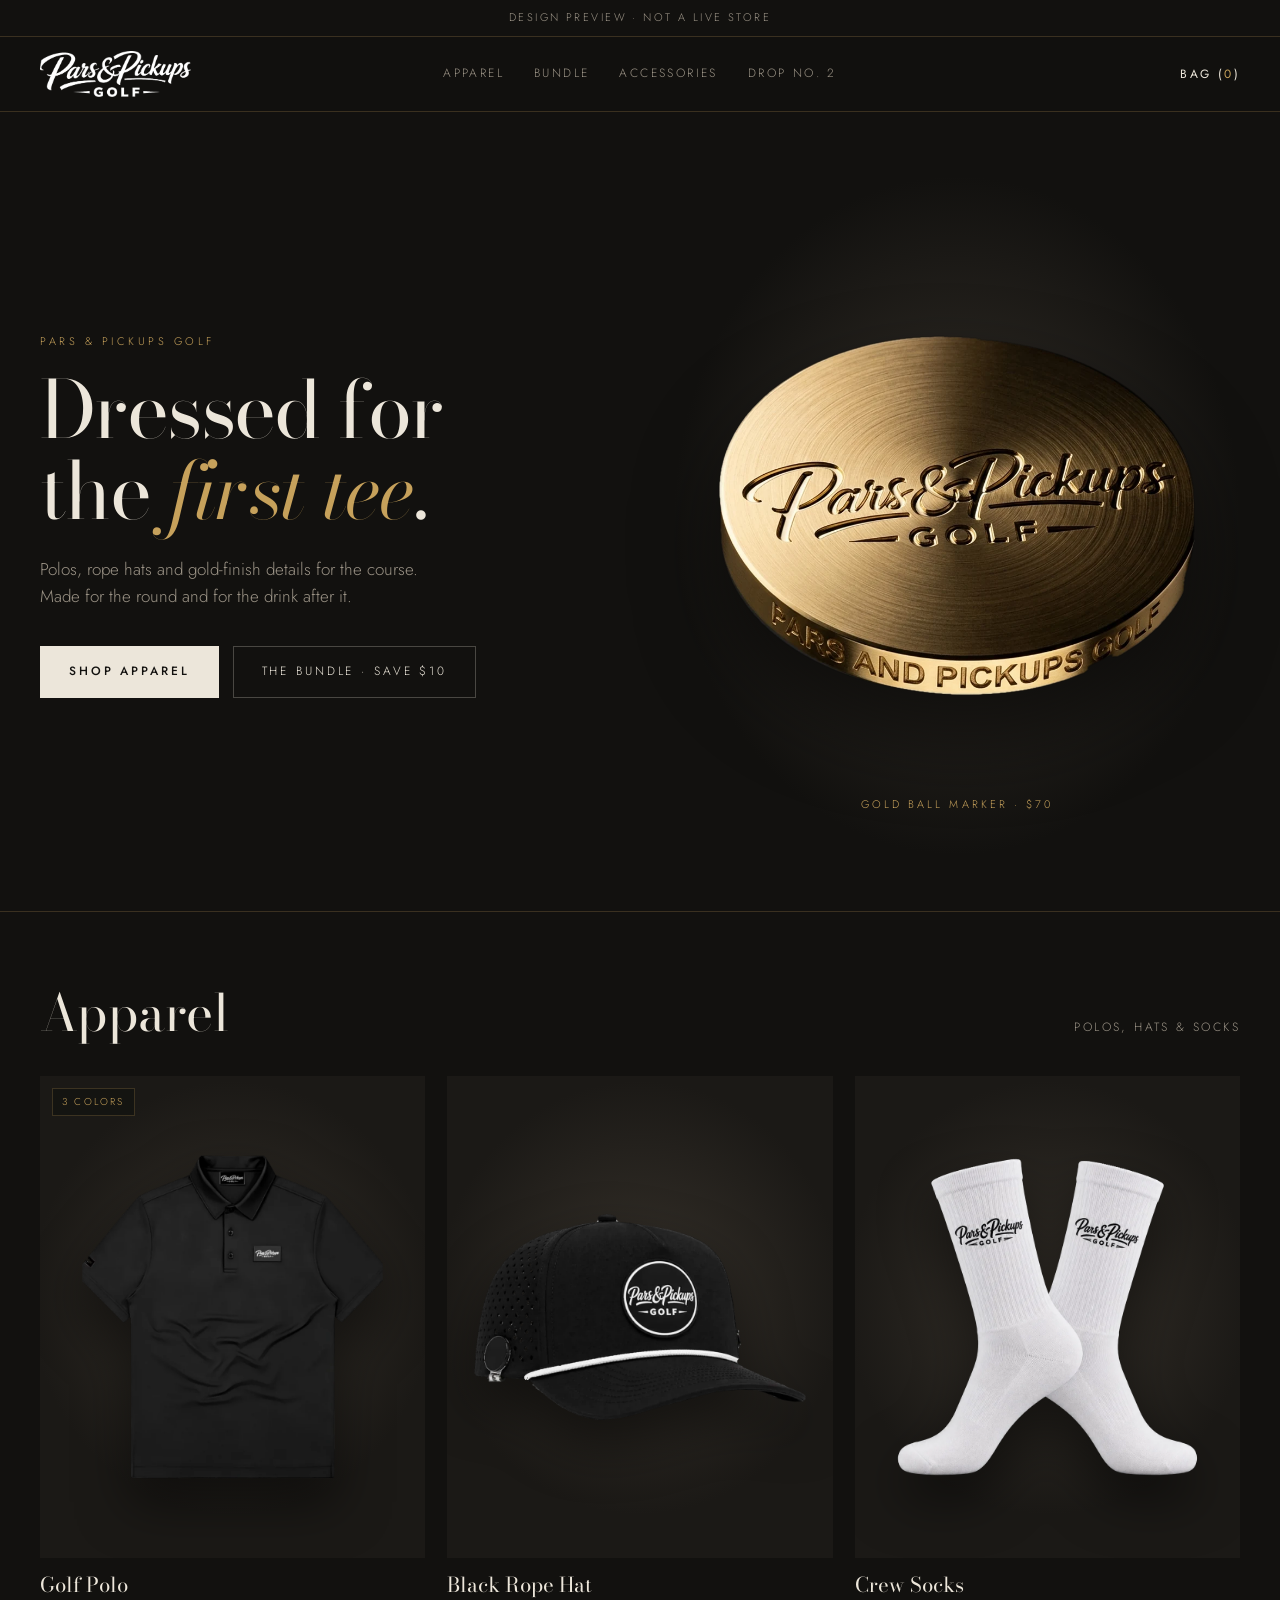
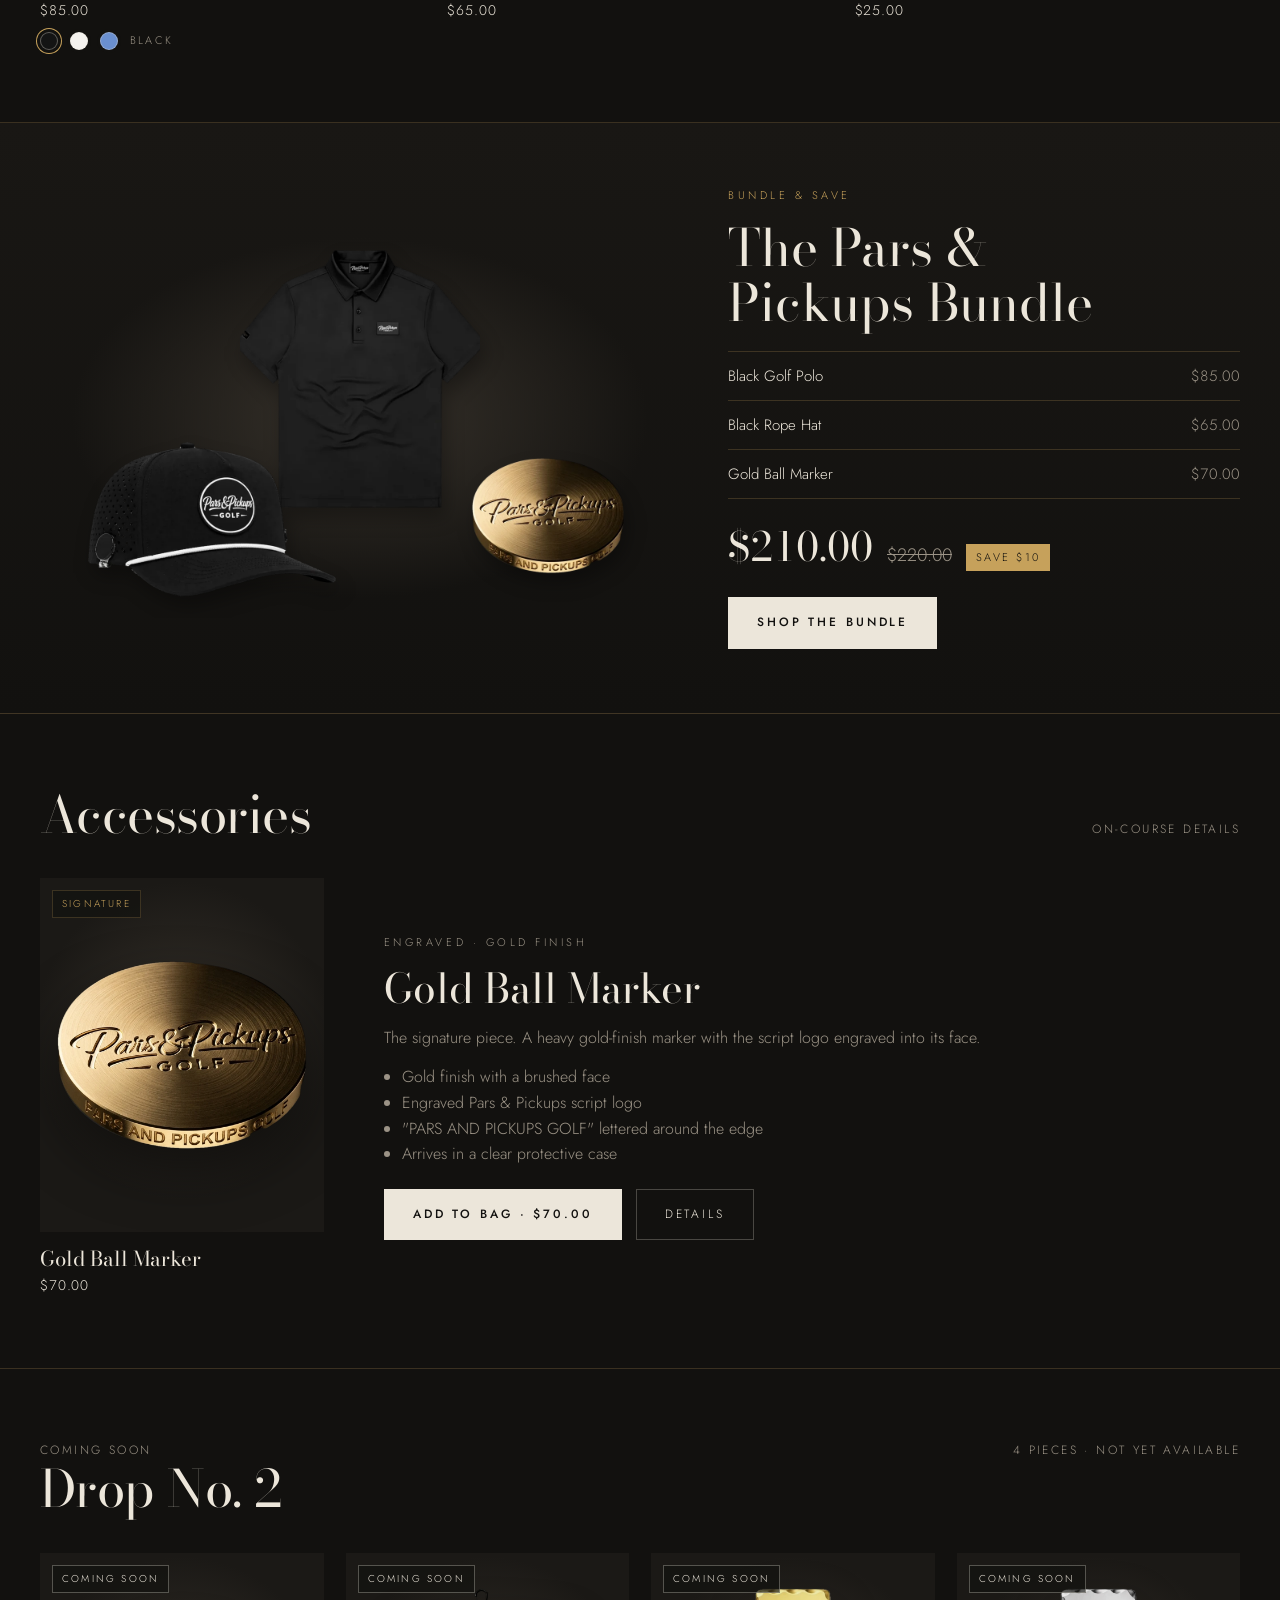
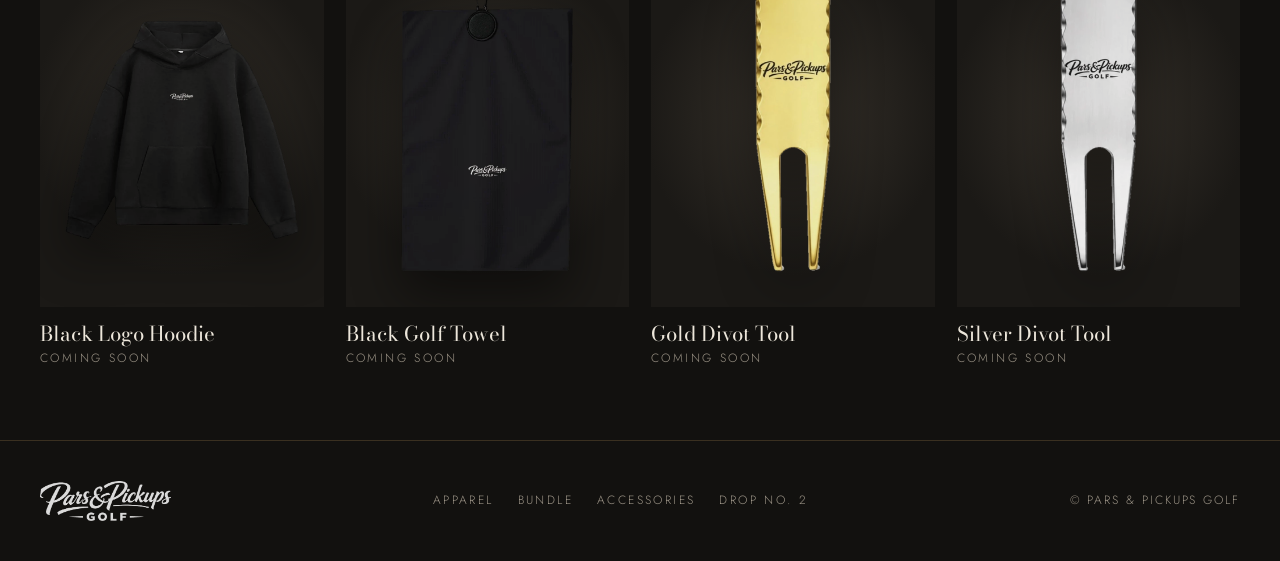
<file: projects/pars-and-pickups-preview/share/index.html>
<!doctype html>
<html lang="en">
<head>
<meta charset="utf-8">
<title>Pars &amp; Pickups Golf</title>
<link rel="icon" href="favicon.ico" sizes="any">
<link rel="icon" type="image/png" sizes="32x32" href="favicon-32.png">
<link rel="icon" type="image/png" sizes="192x192" href="favicon-192.png">
<link rel="apple-touch-icon" href="apple-touch-icon.png">
<meta name="theme-color" content="#12110f">
<meta name="description" content="Polos, rope hats and gold-finish golf accessories from Pars &amp; Pickups Golf.">
<meta property="og:title" content="Pars &amp; Pickups Golf">
<meta property="og:description" content="Polos, rope hats and gold-finish golf accessories.">
<meta property="og:image" content="og-image.png">
<meta property="og:type" content="website">
<meta name="twitter:card" content="summary_large_image">
<meta name="viewport" content="width=device-width, initial-scale=1, viewport-fit=cover">
<style>:root{padding-top:env(safe-area-inset-top,0px);padding-bottom:env(safe-area-inset-bottom,0px)}body{margin:0}img{max-width:100%}[hidden]{display:none!important}</style>
</head>
<body>
<title>Pars &amp; Pickups Golf</title>
<meta name="claude:viewport-fit-sides" content="cover">
<link rel="preconnect" href="https://fonts.googleapis.com">
<link rel="preconnect" href="https://fonts.gstatic.com" crossorigin>
<link rel="stylesheet" href="https://fonts.googleapis.com/css2?family=Bodoni+Moda:ital,opsz,wght@0,6..96,400;0,6..96,500;1,6..96,400&family=Jost:wght@300;400;500&display=swap">
<style>
/* Layout: clubhouse-dark storefront. Gold accent pulled from the ball marker; every product sits on an identical 4:5 spotlit tile. */
:root {
  --ink: #12110f;
  --raise: #191714;
  --tile: #1b1916;
  --spot: #37322b;
  --ivory: #ece6da;
  --muted: #9b9386;
  --gold: #c6a15b;
  --line: rgba(198, 161, 91, 0.22);
  --display: "Bodoni Moda", "Didot", "Bodoni 72", Georgia, serif;
  --body: "Jost", "Futura", "Avenir Next", system-ui, sans-serif;
  color-scheme: dark;
}
* { box-sizing: border-box; }
html { scroll-behavior: smooth; }
@media (prefers-reduced-motion: reduce) { html { scroll-behavior: auto; } }
body { background: var(--ink); color: var(--ivory); font-family: var(--body); font-weight: 300; font-size: 16px; line-height: 1.6; }
body.locked { overflow: hidden; }
body::before { content: ""; position: fixed; inset: 0 0 auto; height: env(safe-area-inset-top, 0px); z-index: 10; background: var(--ink); }
.wrap { max-width: 1320px; margin: 0 auto; padding-left: max(16px, env(safe-area-inset-left, 0px)); padding-right: max(16px, env(safe-area-inset-right, 0px)); }
@media (min-width: 720px) { .wrap { padding-left: max(40px, env(safe-area-inset-left, 0px)); padding-right: max(40px, env(safe-area-inset-right, 0px)); } }
a { color: inherit; text-decoration: none; }
button { font-family: inherit; color: inherit; }
:focus-visible { outline: 1px solid var(--gold); outline-offset: 4px; }
.eyebrow { font-size: 11px; letter-spacing: .32em; text-transform: uppercase; color: var(--gold); margin: 0; }

/* Preview + header */
.preview-bar { border-bottom: 1px solid var(--line); font-size: 11px; letter-spacing: .22em; text-transform: uppercase; color: var(--muted); text-align: center; }
.preview-bar .wrap { padding-block: 9px; }
header { position: sticky; top: env(safe-area-inset-top, 0px); z-index: 6; background: color-mix(in srgb, var(--ink) 90%, transparent); backdrop-filter: blur(10px); border-bottom: 1px solid var(--line); }
header .wrap { display: grid; grid-template-columns: 1fr auto 1fr; align-items: center; gap: 16px; padding-block: 14px; }
.logo img { height: 46px; width: auto; display: block; }
nav { display: flex; gap: 30px; font-size: 12px; letter-spacing: .2em; text-transform: uppercase; }
nav a { color: var(--muted); transition: color .2s; }
nav a:hover { color: var(--ivory); }
.bag-btn { justify-self: end; font-size: 12px; letter-spacing: .2em; text-transform: uppercase; background: none; border: 0; cursor: pointer; padding: 8px 0; }
.bag-btn em { font-style: normal; color: var(--gold); }
@media (max-width: 760px) { header .wrap { grid-template-columns: 1fr auto; } nav { display: none; } .logo img { height: 38px; } }

/* Hero */
.hero .wrap { display: grid; grid-template-columns: 1.05fr 1fr; align-items: center; gap: 40px; padding-block: 64px 56px; }
.hero h1 { font-family: var(--display); font-weight: 400; font-size: clamp(44px, 6.2vw, 92px); line-height: 1.02; letter-spacing: -.02em; margin: 20px 0 24px; text-wrap: balance; }
.hero h1 i { color: var(--gold); }
.hero p.lede { color: var(--muted); max-width: 42ch; margin: 0 0 36px; font-size: 17px; }
.ctas { display: flex; gap: 14px; flex-wrap: wrap; }
.btn { display: inline-flex; justify-content: center; align-items: center; gap: 12px; border: 1px solid var(--gold); background: none; color: var(--ivory); padding: 15px 28px; font-size: 12px; letter-spacing: .24em; text-transform: uppercase; cursor: pointer; transition: background .25s, color .25s, border-color .25s; }
.btn:hover { background: var(--gold); color: var(--ink); }
.btn.solid { background: var(--ivory); border-color: var(--ivory); color: var(--ink); font-weight: 500; }
.btn.solid:hover { background: var(--gold); border-color: var(--gold); }
.btn.ghost { border-color: rgba(236,230,218,.25); }
.btn[disabled] { cursor: not-allowed; opacity: .55; background: none; color: var(--muted); border-color: rgba(236,230,218,.2); }
.hero-art { position: relative; aspect-ratio: 1; max-width: 100%; margin: 0; background: radial-gradient(closest-side, var(--spot), transparent); display: grid; place-items: center; }
.hero-art img { width: 96%; filter: drop-shadow(0 40px 40px rgba(0,0,0,.55)); animation: float 7s ease-in-out infinite; }
.hero-art figcaption { position: absolute; bottom: 6%; left: 0; right: 0; text-align: center; font-size: 11px; letter-spacing: .28em; text-transform: uppercase; color: var(--muted); }
.hero-art figcaption a { color: var(--gold); }
@keyframes float { 50% { transform: translateY(-12px) rotate(-1deg); } }
@media (prefers-reduced-motion: reduce) { .hero-art img { animation: none; } }
@media (max-width: 760px) { .hero .wrap { grid-template-columns: 1fr; padding-block: 28px 24px; gap: 0; } .hero-art { order: -1; max-width: 400px; margin: 0 auto; width: 100%; } }

/* Sections + grid */
.section .wrap { padding-block: 72px; }
.rule { border-top: 1px solid var(--line); }
.sec-head { display: flex; justify-content: space-between; align-items: baseline; gap: 16px; flex-wrap: wrap; margin-bottom: 36px; }
.sec-head h2 { font-family: var(--display); font-weight: 400; font-size: clamp(34px, 4vw, 54px); margin: 0; letter-spacing: -.01em; line-height: 1.1; }
.sec-head p { margin: 0; color: var(--muted); font-size: 12px; letter-spacing: .2em; text-transform: uppercase; }
.grid { display: grid; grid-template-columns: repeat(4, minmax(0, 1fr)); gap: 40px 22px; }
@media (max-width: 1000px) { .grid { grid-template-columns: repeat(2, minmax(0, 1fr)); gap: 32px 14px; } }

.card { display: flex; flex-direction: column; gap: 14px; min-width: 0; }
.tile { position: relative; display: block; aspect-ratio: 4 / 5; max-width: 100%; background: radial-gradient(ellipse 70% 60% at 50% 46%, var(--spot), var(--tile) 75%); overflow: hidden; }
.tile img { position: absolute; inset: 0; width: 100%; height: 100%; object-fit: contain; filter: drop-shadow(0 24px 26px rgba(0,0,0,.5)); transition: transform .6s cubic-bezier(.2,.7,.2,1); }
.card:hover .tile img { transform: scale(1.04); }
.tag { position: absolute; top: 12px; left: 12px; z-index: 1; font-size: 10px; letter-spacing: .22em; text-transform: uppercase; color: var(--gold); border: 1px solid var(--line); padding: 5px 9px; background: color-mix(in srgb, var(--ink) 65%, transparent); }
.tag.soon { color: var(--ivory); border-color: rgba(236,230,218,.3); }
.card .view { position: absolute; left: 12px; right: 12px; bottom: 12px; padding: 12px; text-align: center; background: var(--ivory); color: var(--ink); font-size: 11px; font-weight: 500; letter-spacing: .24em; text-transform: uppercase; opacity: 0; transform: translateY(8px); transition: opacity .25s, transform .25s; }
.card:hover .view { opacity: 1; transform: none; }
@media (hover: none) { .card .view { display: none; } }
.meta { display: flex; flex-direction: column; gap: 2px; }
.meta h3 { font-family: var(--display); font-weight: 400; font-size: clamp(17px, 1.6vw, 21px); margin: 0; line-height: 1.25; }
.meta .price { font-size: 14px; letter-spacing: .06em; font-variant-numeric: tabular-nums; color: var(--ivory); }
.meta .price.soon { color: var(--muted); font-size: 12px; letter-spacing: .2em; text-transform: uppercase; }
.dots { display: flex; gap: 7px; margin-top: 4px; }
.dots i { width: 10px; height: 10px; border-radius: 50%; border: 1px solid rgba(236,230,218,.35); }
.dots { align-items: center; gap: 12px; margin-top: 8px; }
.dots button { width: 18px; height: 18px; border-radius: 50%; border: 1px solid rgba(236,230,218,.35); padding: 0; cursor: pointer; box-shadow: 0 0 0 3px var(--ink); transition: box-shadow .2s; }
.dots button[aria-pressed="true"] { box-shadow: 0 0 0 3px var(--ink), 0 0 0 4px var(--gold); }
.dots span { font-size: 11px; letter-spacing: .2em; text-transform: uppercase; color: var(--muted); }
.grid.three { grid-template-columns: repeat(3, minmax(0, 1fr)); }
@media (max-width: 1000px) { .grid.three { gap: 32px 14px; } }
@media (max-width: 640px) { .grid.three { grid-template-columns: minmax(0, 1fr); } }

/* Accessories feature: tile keeps the same size as one grid card */
.feature-copy { grid-column: span 3; align-self: center; display: flex; flex-direction: column; gap: 14px; padding-left: clamp(0px, 3vw, 40px); max-width: 640px; }
.feature-copy h3 { font-family: var(--display); font-weight: 400; font-size: clamp(30px, 3.2vw, 44px); line-height: 1.1; margin: 0; }
.feature-copy p { margin: 0; color: var(--muted); }
.feature-copy ul { margin: 0 0 8px; padding-left: 18px; color: var(--muted); }
@media (max-width: 1000px) { .feature-copy { grid-column: span 1; padding-left: 0; } }
@media (max-width: 560px) { .grid.feature { grid-template-columns: 1fr; } .grid.feature .card { max-width: 340px; } }
.drop .tile img { opacity: .92; }

/* Bundle band */
.bundle-band { background: linear-gradient(180deg, var(--raise), var(--ink)); border-block: 1px solid var(--line); }
.bundle-band .wrap { display: grid; grid-template-columns: 1.25fr 1fr; gap: 48px; align-items: center; padding-block: 64px; }
.bundle-band .art { position: relative; aspect-ratio: 16 / 10; max-width: 100%; background: radial-gradient(ellipse 60% 60% at 50% 50%, var(--spot), transparent 75%); }
.bundle-band .art img { position: absolute; inset: 0; width: 100%; height: 100%; object-fit: contain; }
.bundle-band h2 { font-family: var(--display); font-weight: 400; font-size: clamp(34px, 4vw, 54px); line-height: 1.08; margin: 16px 0 20px; text-wrap: balance; }
.includes { list-style: none; margin: 0 0 28px; padding: 0; border-top: 1px solid var(--line); }
.includes li { display: flex; justify-content: space-between; gap: 16px; padding: 12px 0; border-bottom: 1px solid var(--line); font-size: 15px; }
.includes li span:last-child { color: var(--muted); font-variant-numeric: tabular-nums; }
.price-row { display: flex; align-items: baseline; gap: 14px; flex-wrap: wrap; margin-bottom: 26px; }
.price-row b { font-family: var(--display); font-weight: 400; font-size: 40px; line-height: 1; font-variant-numeric: tabular-nums; }
.price-row s { color: var(--muted); font-size: 18px; }
.save { font-size: 11px; letter-spacing: .22em; text-transform: uppercase; color: var(--ink); background: var(--gold); padding: 5px 10px; }
@media (max-width: 860px) { .bundle-band .wrap { grid-template-columns: 1fr; gap: 16px; padding-block: 48px; } }

/* Product page */
.crumbs { font-size: 11px; letter-spacing: .22em; text-transform: uppercase; color: var(--muted); display: flex; gap: 10px; flex-wrap: wrap; padding-block: 28px 0; }
.crumbs a:hover { color: var(--ivory); }
.pdp { display: grid; grid-template-columns: minmax(0, 1.1fr) minmax(0, 1fr); gap: 56px; padding-block: 24px 72px; align-items: start; }
.pdp .tile { position: sticky; top: calc(env(safe-area-inset-top, 0px) + 96px); }
.pdp .tile img { filter: drop-shadow(0 34px 34px rgba(0,0,0,.55)); }
.info { display: flex; flex-direction: column; gap: 26px; min-width: 0; padding-top: 12px; }
.info h1 { font-family: var(--display); font-weight: 400; font-size: clamp(34px, 3.6vw, 52px); line-height: 1.08; margin: 10px 0 0; letter-spacing: -.01em; text-wrap: balance; }
.info .p-price { display: flex; align-items: baseline; gap: 12px; flex-wrap: wrap; font-size: 22px; font-variant-numeric: tabular-nums; }
.info .p-price s { color: var(--muted); font-size: 16px; }
.info .blurb { color: var(--muted); margin: 0; max-width: 52ch; }
.opt-label { font-size: 11px; letter-spacing: .24em; text-transform: uppercase; color: var(--muted); margin-bottom: 12px; display: flex; gap: 10px; }
.opt-label b { color: var(--ivory); font-weight: 400; }
.swatches { display: flex; gap: 14px; flex-wrap: wrap; }
.swatches a, .swatches button { width: 30px; height: 30px; border-radius: 50%; border: 1px solid rgba(236,230,218,.35); padding: 0; cursor: pointer; box-shadow: 0 0 0 4px var(--ink); transition: box-shadow .2s; }
.swatches [aria-current="true"], .swatches [aria-pressed="true"] { box-shadow: 0 0 0 4px var(--ink), 0 0 0 5px var(--gold); }
.sizes { display: grid; grid-template-columns: repeat(5, minmax(0, 1fr)); gap: 8px; max-width: 420px; }
.sizes button { padding: 12px 0; background: none; border: 1px solid rgba(236,230,218,.22); cursor: pointer; font-size: 13px; letter-spacing: .12em; transition: border-color .2s, background .2s, color .2s; }
.sizes button:hover { border-color: var(--ivory); }
.sizes button[aria-pressed="true"] { background: var(--ivory); color: var(--ink); border-color: var(--ivory); }
.buy { display: grid; grid-template-columns: auto 1fr; gap: 12px; max-width: 520px; }
.qty { display: flex; align-items: center; border: 1px solid rgba(236,230,218,.22); }
.qty button { width: 42px; height: 100%; min-height: 48px; background: none; border: 0; cursor: pointer; font-size: 18px; }
.qty output { width: 30px; text-align: center; font-variant-numeric: tabular-nums; }
.hint { font-size: 13px; color: var(--gold); min-height: 1.4em; margin: -14px 0 0; }
details { border-top: 1px solid var(--line); max-width: 520px; }
details:last-of-type { border-bottom: 1px solid var(--line); }
summary { list-style: none; cursor: pointer; display: flex; justify-content: space-between; padding: 16px 0; font-size: 12px; letter-spacing: .24em; text-transform: uppercase; }
summary::-webkit-details-marker { display: none; }
summary::after { content: "+"; color: var(--gold); font-size: 16px; line-height: 1; }
details[open] summary::after { content: "–"; }
details ul { margin: 0 0 18px; padding-left: 18px; color: var(--muted); }
details li { margin-bottom: 4px; }
details p { margin: 0 0 18px; color: var(--muted); }
.upsell { display: flex; gap: 16px; align-items: center; border: 1px solid var(--line); padding: 14px; max-width: 520px; }
.upsell img { width: 84px; height: 84px; object-fit: contain; background: var(--tile); flex: none; }
.upsell div { display: flex; flex-direction: column; gap: 2px; font-size: 14px; min-width: 0; }
.upsell b { font-family: var(--display); font-weight: 400; font-size: 18px; }
.upsell span { color: var(--muted); }
.upsell a { color: var(--gold); font-size: 11px; letter-spacing: .22em; text-transform: uppercase; margin-top: 4px; }
@media (max-width: 860px) { .pdp { grid-template-columns: 1fr; gap: 20px; padding-top: 12px; } .pdp .tile { position: relative; top: 0; } }

/* Footer */
footer { border-top: 1px solid var(--line); color: var(--muted); }
footer .wrap { display: flex; justify-content: space-between; align-items: center; flex-wrap: wrap; gap: 20px; padding-block: 40px; font-size: 12px; letter-spacing: .16em; text-transform: uppercase; }
footer img { height: 40px; width: auto; opacity: .85; }
footer nav { display: flex; flex-wrap: wrap; gap: 8px 24px; }

/* Bag drawer */
.scrim { position: fixed; inset: 0; background: rgba(0,0,0,.55); z-index: 30; opacity: 0; transition: opacity .3s; }
.scrim.open { opacity: 1; }
.drawer { position: fixed; top: 0; right: 0; bottom: 0; width: min(420px, 100%); z-index: 31; background: var(--raise); border-left: 1px solid var(--line); display: flex; flex-direction: column; transform: translateX(100%); transition: transform .35s cubic-bezier(.2,.7,.2,1); padding-top: env(safe-area-inset-top, 0px); padding-bottom: env(safe-area-inset-bottom, 0px); padding-right: env(safe-area-inset-right, 0px); }
.drawer.open { transform: none; }
.drawer-head { display: flex; justify-content: space-between; align-items: center; padding: 22px 24px; border-bottom: 1px solid var(--line); }
.drawer-head h2 { font-family: var(--display); font-weight: 400; font-size: 26px; margin: 0; }
.drawer-head button { background: none; border: 0; cursor: pointer; font-size: 12px; letter-spacing: .2em; text-transform: uppercase; color: var(--muted); }
.lines { flex: 1; overflow-y: auto; padding: 8px 24px; }
.line { display: grid; grid-template-columns: 76px 1fr auto; gap: 14px; align-items: center; padding: 14px 0; border-bottom: 1px solid var(--line); }
.line img { width: 76px; height: 95px; object-fit: contain; background: var(--tile); }
.line b { font-family: var(--display); font-weight: 400; font-size: 17px; display: block; line-height: 1.2; }
.line small { color: var(--muted); font-size: 12px; letter-spacing: .08em; }
.line .lq { display: flex; align-items: center; gap: 10px; margin-top: 6px; font-variant-numeric: tabular-nums; }
.line .lq button { width: 24px; height: 24px; background: none; border: 1px solid rgba(236,230,218,.22); cursor: pointer; line-height: 1; }
.line .amt { font-variant-numeric: tabular-nums; align-self: start; padding-top: 4px; }
.empty { color: var(--muted); padding: 32px 0; display: flex; flex-direction: column; gap: 18px; align-items: flex-start; }
.drawer-foot { padding: 20px 24px 24px; border-top: 1px solid var(--line); display: flex; flex-direction: column; gap: 12px; }
.subtotal { display: flex; justify-content: space-between; font-size: 15px; font-variant-numeric: tabular-nums; }
.drawer-foot small { color: var(--muted); font-size: 12px; }

.toast { position: fixed; left: 50%; bottom: calc(24px + env(safe-area-inset-bottom, 0px)); transform: translate(-50%, 20px); background: var(--ivory); color: var(--ink); padding: 12px 22px; font-size: 12px; letter-spacing: .18em; text-transform: uppercase; opacity: 0; pointer-events: none; transition: opacity .25s, transform .25s; z-index: 40; max-width: calc(100% - 32px); text-align: center; }
.toast.show { opacity: 1; transform: translate(-50%, 0); }
</style>

<div class="preview-bar"><div class="wrap">Design preview · not a live store</div></div>

<header>
  <div class="wrap">
    <a class="logo" href="#home" aria-label="Pars and Pickups Golf, home"><img src="img/logo.png" alt="Pars &amp; Pickups Golf"></a>
    <nav aria-label="Shop"><a href="#apparel">Apparel</a><a href="#bundle">Bundle</a><a href="#accessories">Accessories</a><a href="#drop-2">Drop No. 2</a></nav>
    <button class="bag-btn" id="bag-btn" type="button" aria-controls="drawer">Bag (<em id="bag-count">0</em>)</button>
  </div>
</header>

<main id="view"></main>

<footer>
  <div class="wrap">
    <img src="img/logo.png" alt="Pars &amp; Pickups Golf">
    <nav aria-label="Footer"><a href="#apparel">Apparel</a><a href="#bundle">Bundle</a><a href="#accessories">Accessories</a><a href="#drop-2">Drop No. 2</a></nav>
    <span>© Pars &amp; Pickups Golf</span>
  </div>
</footer>

<div class="scrim" id="scrim" hidden></div>
<aside class="drawer" id="drawer" aria-label="Your bag" aria-hidden="true">
  <div class="drawer-head"><h2>Your Bag</h2><button type="button" id="close-bag">Close</button></div>
  <div class="lines" id="lines"></div>
  <div class="drawer-foot" id="drawer-foot"></div>
</aside>
<div class="toast" id="toast" role="status" aria-live="polite"></div>

<script>
(function () {
  var POLO_SIZES = ['S', 'M', 'L', 'XL', 'XXL'];
  var P = {
    'black-polo': { name: 'Black Golf Polo', price: 85, cat: 'apparel', img: 'img/polo-black.webp?v=5', group: 'polo', color: 'Black', hex: '#141414', sizes: POLO_SIZES,
      blurb: 'The everyday round polo in black, finished with a woven Pars & Pickups patch at the chest.',
      details: ['Woven Pars & Pickups patch at the chest', 'Script logo on the left sleeve', 'Three-button placket', 'Branded label inside the collar'] },
    'white-polo': { name: 'White Golf Polo', price: 85, cat: 'apparel', img: 'img/polo-white.webp?v=5', group: 'polo', color: 'White', hex: '#f4f2ee', sizes: POLO_SIZES,
      blurb: 'Clean white with the script logo stitched in black. Made for summer rounds.',
      details: ['Script logo at the chest', 'Script logo on the left sleeve', 'Three-button placket with black buttons', 'Branded label inside the collar'] },
    'blue-polo': { name: 'Blue Golf Polo', price: 85, cat: 'apparel', img: 'img/polo-blue.webp?v=5', group: 'polo', color: 'Blue', hex: '#6a8fcf', sizes: POLO_SIZES,
      blurb: 'A soft blue polo with the script logo in navy.',
      details: ['Script logo at the chest', 'Script logo on the left sleeve', 'Three-button placket', 'Branded label inside the collar'] },
    'black-hat': { name: 'Black Rope Hat', price: 65, cat: 'apparel', img: 'img/hat.webp?v=5',
      blurb: 'Black rope hat with the circle patch, perforated side panels and a ball marker clip built in.',
      details: ['Circular Pars & Pickups patch on the front', 'White rope across the front of the bill', 'Laser-perforated side panels', 'Magnetic ball marker clip on the side'] },
    'gold-ball-marker': { name: 'Gold Ball Marker', price: 70, cat: 'accessories', img: 'img/ball-marker.webp?v=5', tag: 'Signature',
      blurb: 'The signature piece. A heavy gold-finish marker with the script logo engraved into its face.',
      details: ['Gold finish with a brushed face', 'Engraved Pars & Pickups script logo', '"PARS AND PICKUPS GOLF" lettered around the edge', 'Arrives in a clear protective case'] },
    'bundle': { name: 'The Pars & Pickups Bundle', price: 210, compare: 220, cat: 'bundle', img: 'img/bundle.webp?v=5', tag: 'Save $10', sizes: POLO_SIZES, sizeLabel: 'Polo size',
      blurb: 'The full kit in one order: the Black Golf Polo, the Black Rope Hat and the Gold Ball Marker.',
      includes: ['black-polo', 'black-hat', 'gold-ball-marker'] },
    'black-hoodie': { name: 'Black Logo Hoodie', cat: 'drop', soon: true, img: 'img/hoodie.webp?v=5',
      blurb: 'A heavyweight black hoodie with a small script logo at the chest.',
      details: ['Small Pars & Pickups script logo at the chest', 'Lined hood', 'Front kangaroo pocket', 'Ribbed cuffs and hem'] },
    'golf-towel': { name: 'Black Golf Towel', cat: 'drop', soon: true, img: 'img/towel.webp?v=5',
      blurb: 'A black waffle-weave golf towel with the script logo and a clip for the bag.',
      details: ['Black waffle weave', 'Pars & Pickups script logo', 'Round leather-look tab with black carabiner clip'] },
    'divot-gold': { name: 'Gold Divot Tool', cat: 'drop', soon: true, img: 'img/divot-gold.webp?v=5',
      blurb: 'A polished gold divot tool with scalloped grip edges and the script logo.',
      details: ['Polished gold finish', 'Scalloped grip edges', 'Pars & Pickups script logo'] },
    'divot-silver': { name: 'Silver Divot Tool', cat: 'drop', soon: true, img: 'img/divot-silver.webp?v=5',
      blurb: 'A brushed silver divot tool with scalloped grip edges and the script logo.',
      details: ['Brushed silver finish', 'Scalloped grip edges', 'Pars & Pickups script logo'] }
  };
  P['crew-socks'] = { name: 'Crew Socks', price: 25, cat: 'apparel', img: 'img/socks.webp?v=5',
    blurb: 'White ribbed crew socks with the script logo in black.',
    details: ['Ribbed crew cuff', 'Cushioned foot', 'Pars & Pickups script logo in black'] };
  var POLOS = ['black-polo', 'white-polo', 'blue-polo'];
  var APPAREL = ['polo', 'black-hat', 'crew-socks'];
  var DROP = ['black-hoodie', 'golf-towel', 'divot-gold', 'divot-silver'];
  var money = function (n) { return '$' + n.toFixed(2); };
  var esc = function (s) { return String(s).replace(/&/g, '&amp;').replace(/</g, '&lt;').replace(/"/g, '&quot;'); };
  var view = document.getElementById('view');

  function card(id) {
    var p = P[id];
    var tag = p.soon ? '<span class="tag soon">Coming soon</span>' : (p.tag ? '<span class="tag">' + esc(p.tag) + '</span>' : '');
    var dots = p.variants ? '<span class="dots">' + p.variants.map(function (v) { return '<i style="background:' + v.hex + '"></i>'; }).join('') + '</span>' : '';
    var price = p.soon ? '<span class="price soon">Coming soon</span>' : '<span class="price">' + money(p.price) + '</span>';
    return '<a class="card" href="#' + id + '"><span class="tile">' + tag + '<img src="' + p.img + '" alt="' + esc(p.name) + '" loading="lazy"><span class="view">' + (p.soon ? 'Preview' : 'View') + '</span></span>' +
      '<span class="meta"><h3>' + esc(p.name) + '</h3>' + price + dots + '</span></a>';
  }

  function poloCard() {
    var first = P[POLOS[0]];
    return '<div class="card"><a class="tile" id="polo-link" href="#' + POLOS[0] + '"><span class="tag">3 colors</span><img id="polo-card-img" src="' + first.img + '" alt="Golf Polo in ' + first.color + '"><span class="view">View</span></a>' +
      '<span class="meta"><h3><a id="polo-title" href="#' + POLOS[0] + '">Golf Polo</a></h3><span class="price">' + money(first.price) + '</span>' +
      '<span class="dots" role="group" aria-label="Polo color">' + POLOS.map(function (k, i) {
        return '<button type="button" data-polo="' + k + '" style="background:' + P[k].hex + '" aria-label="' + P[k].color + '" aria-pressed="' + (i === 0) + '"></button>';
      }).join('') + '<span id="polo-color-name">' + first.color + '</span></span></span></div>';
  }

  function home() {
    var b = P.bundle;
    return '' +
    '<section class="hero"><div class="wrap"><div>' +
      '<p class="eyebrow">Pars &amp; Pickups Golf</p>' +
      '<h1>Dressed for the <i>first tee</i>.</h1>' +
      '<p class="lede">Polos, rope hats and gold-finish details for the course. Made for the round and for the drink after it.</p>' +
      '<div class="ctas"><a class="btn solid" href="#apparel">Shop apparel</a><a class="btn ghost" href="#bundle">The bundle · Save $10</a></div>' +
    '</div><figure class="hero-art"><img src="img/ball-marker.webp?v=5" alt="Gold Pars and Pickups ball marker"><figcaption><a href="#gold-ball-marker">Gold Ball Marker · $70</a></figcaption></figure></div></section>' +

    '<section class="section rule" id="apparel"><div class="wrap"><div class="sec-head"><h2>Apparel</h2><p>Polos, hats &amp; socks</p></div>' +
      '<div class="grid three">' + APPAREL.map(function (id) { return id === 'polo' ? poloCard() : card(id); }).join('') + '</div></div></section>' +

    '<section class="bundle-band" id="bundle"><div class="wrap">' +
      '<a class="art" href="#bundle-detail" aria-label="View the bundle"><img src="img/bundle-wide.webp?v=5" alt="Black Golf Polo, Black Rope Hat and Gold Ball Marker together" loading="lazy"></a>' +
      '<div><p class="eyebrow">Bundle &amp; save</p><h2>The Pars &amp; Pickups Bundle</h2>' +
      '<ul class="includes">' + b.includes.map(function (i) { return '<li><span>' + esc(P[i].name) + '</span><span>' + money(P[i].price) + '</span></li>'; }).join('') + '</ul>' +
      '<div class="price-row"><b>' + money(b.price) + '</b><s>' + money(b.compare) + '</s><span class="save">Save $10</span></div>' +
      '<a class="btn solid" href="#bundle-detail">Shop the bundle</a></div>' +
    '</div></section>' +

    '<section class="section" id="accessories"><div class="wrap"><div class="sec-head"><h2>Accessories</h2><p>On-course details</p></div>' +
      '<div class="grid feature">' + card('gold-ball-marker') +
      '<div class="feature-copy"><p class="eyebrow">Engraved · Gold finish</p><h3>Gold Ball Marker</h3><p>' + esc(P['gold-ball-marker'].blurb) + '</p>' +
      '<ul>' + P['gold-ball-marker'].details.map(function (d) { return '<li>' + esc(d) + '</li>'; }).join('') + '</ul>' +
      '<div class="ctas"><button class="btn solid" type="button" id="quick-marker">Add to bag · $70.00</button><a class="btn ghost" href="#gold-ball-marker">Details</a></div></div>' +
      '</div></div></section>' +

    '<section class="section drop rule" id="drop-2"><div class="wrap"><div class="sec-head"><div><p class="eyebrow">Coming soon</p><h2>Drop No. 2</h2></div><p>4 pieces · Not yet available</p></div>' +
      '<div class="grid">' + DROP.map(card).join('') + '</div></div></section>';
  }

  function product(id) {
    var p = P[id], s = { size: null, qty: 1, variant: 0 };
    var catName = { apparel: 'Apparel', bundle: 'Bundle', accessories: 'Accessories', drop: 'Drop No. 2' }[p.cat];
    var catHash = p.cat === 'drop' ? 'drop-2' : p.cat;
    var priceHtml = p.soon ? '<span style="color:var(--muted);letter-spacing:.2em;font-size:13px;text-transform:uppercase">Coming soon</span>'
      : money(p.price) + (p.compare ? ' <s>' + money(p.compare) + '</s> <span class="save">Save $' + (p.compare - p.price) + '</span>' : '');
    var opts = '';
    if (p.group) {
      opts += '<div><div class="opt-label">Color <b>' + p.color + '</b></div><div class="swatches">' +
        Object.keys(P).filter(function (k) { return P[k].group === p.group; }).map(function (k) {
          return '<a href="#' + k + '" style="background:' + P[k].hex + '" aria-label="' + P[k].color + '" aria-current="' + (k === id) + '"></a>';
        }).join('') + '</div></div>';
    }
    if (p.variants) {
      opts += '<div><div class="opt-label">Finish <b id="vlabel">' + p.variants[0].label + '</b></div><div class="swatches">' +
        p.variants.map(function (v, i) { return '<button type="button" data-v="' + i + '" style="background:' + v.hex + '" aria-label="' + v.label + '" aria-pressed="' + (i === 0) + '"></button>'; }).join('') + '</div></div>';
    }
    if (p.sizes) {
      opts += '<div><div class="opt-label">' + (p.sizeLabel || 'Size') + ' <b id="slabel">Select</b></div><div class="sizes">' +
        p.sizes.map(function (z) { return '<button type="button" data-size="' + z + '" aria-pressed="false">' + z + '</button>'; }).join('') + '</div></div>';
    } else if (!p.soon && p.cat === 'apparel') {
      opts += '<div><div class="opt-label">Size <b>One size</b></div></div>';
    }
    var buy = p.soon
      ? '<button class="btn" type="button" disabled>Coming soon</button>'
      : '<div class="buy"><div class="qty"><button type="button" id="minus" aria-label="Decrease quantity">−</button><output id="qty">1</output><button type="button" id="plus" aria-label="Increase quantity">+</button></div><button class="btn solid" type="button" id="add">Add to bag · ' + money(p.price) + '</button></div><p class="hint" id="hint"></p>';
    var info = '';
    if (p.includes) {
      info += '<details open><summary>What\'s included</summary><ul>' + p.includes.map(function (i) { return '<li>' + esc(P[i].name) + ' (' + money(P[i].price) + ' on its own)</li>'; }).join('') + '</ul></details>';
    } else {
      info += '<details open><summary>Details</summary><ul>' + p.details.map(function (d) { return '<li>' + esc(d) + '</li>'; }).join('') + '</ul>' + (p.note ? '<p>' + esc(p.note) + '</p>' : '') + '</details>';
    }
    info += '<details><summary>Shipping &amp; returns</summary><p>Shipping rates and the return policy are shown at checkout on the live store.</p></details>';
    var upsell = (!p.includes && (p.group === 'polo' || id === 'black-hat' || id === 'gold-ball-marker'))
      ? '<div class="upsell"><img src="img/bundle.webp?v=5" alt=""><div><b>Get the full kit</b><span>Polo, hat and marker for $210. Save $10.</span><a href="#bundle-detail">View the bundle →</a></div></div>' : '';
    var related = Object.keys(P).filter(function (k) { return k !== id && k !== 'bundle' && !P[k].soon; }).slice(0, 4);
    if (p.soon) related = DROP.filter(function (k) { return k !== id; }).concat(['gold-ball-marker']);

    view.innerHTML =
      '<div class="wrap"><div class="crumbs"><a href="#home">Shop</a><span>/</span><a href="#' + catHash + '">' + catName + '</a><span>/</span><span>' + esc(p.name) + '</span></div>' +
      '<div class="pdp"><div class="tile">' + (p.soon ? '<span class="tag soon">Coming soon</span>' : (p.tag ? '<span class="tag">' + esc(p.tag) + '</span>' : '')) + '<img id="pimg" src="' + p.img + '" alt="' + esc(p.name) + '"></div>' +
      '<div class="info"><div><p class="eyebrow">' + catName + '</p><h1>' + esc(p.name) + '</h1></div>' +
      '<div class="p-price">' + priceHtml + '</div><p class="blurb">' + esc(p.blurb) + '</p>' + opts + buy + upsell + '<div>' + info + '</div></div></div></div>' +
      '<section class="section rule"><div class="wrap"><div class="sec-head"><h2>You may also like</h2><p><a href="#home">Back to shop</a></p></div><div class="grid">' + related.map(card).join('') + '</div></div></section>';

    view.querySelectorAll('[data-size]').forEach(function (b) {
      b.addEventListener('click', function () {
        s.size = b.dataset.size;
        view.querySelectorAll('[data-size]').forEach(function (o) { o.setAttribute('aria-pressed', o === b); });
        document.getElementById('slabel').textContent = s.size;
        var h = document.getElementById('hint'); if (h) h.textContent = '';
      });
    });
    view.querySelectorAll('[data-v]').forEach(function (b) {
      b.addEventListener('click', function () {
        s.variant = +b.dataset.v; var v = p.variants[s.variant];
        view.querySelectorAll('[data-v]').forEach(function (o) { o.setAttribute('aria-pressed', o === b); });
        document.getElementById('pimg').src = v.img;
        document.getElementById('vlabel').textContent = v.label;
      });
    });
    var q = document.getElementById('qty');
    if (q) {
      document.getElementById('minus').onclick = function () { s.qty = Math.max(1, s.qty - 1); q.textContent = s.qty; };
      document.getElementById('plus').onclick = function () { s.qty = Math.min(9, s.qty + 1); q.textContent = s.qty; };
      document.getElementById('add').onclick = function () {
        if (p.sizes && !s.size) { document.getElementById('hint').textContent = 'Choose a ' + (p.sizeLabel || 'size').toLowerCase() + ' first.'; return; }
        addToBag(id, s.size, s.qty);
      };
    }
  }

  /* Bag */
  var bag = [];
  function addToBag(id, size, qty) {
    var key = id + '|' + (size || '');
    var line = bag.find(function (l) { return l.key === key; });
    if (line) line.qty += qty; else bag.push({ key: key, id: id, size: size, qty: qty });
    renderBag(); toast('Added to bag: ' + P[id].name + (size ? ' · ' + size : ''));
    openBag();
  }
  function renderBag() {
    var n = bag.reduce(function (a, l) { return a + l.qty; }, 0);
    document.getElementById('bag-count').textContent = n;
    var lines = document.getElementById('lines'), foot = document.getElementById('drawer-foot');
    if (!bag.length) {
      lines.innerHTML = '<div class="empty"><span>Your bag is empty.</span><a class="btn" href="#apparel" data-close>Shop apparel</a></div>';
      foot.innerHTML = '';
      return;
    }
    lines.innerHTML = bag.map(function (l, i) {
      var p = P[l.id];
      return '<div class="line"><img src="' + p.img + '" alt=""><div><b>' + esc(p.name) + '</b><small>' + (l.size ? (p.sizeLabel || 'Size') + ' ' + l.size : (p.cat === 'apparel' ? 'One size' : '')) + '</small>' +
        '<div class="lq"><button type="button" data-dec="' + i + '" aria-label="Remove one">−</button>' + l.qty + '<button type="button" data-inc="' + i + '" aria-label="Add one">+</button></div></div><span class="amt">' + money(p.price * l.qty) + '</span></div>';
    }).join('');
    var sub = bag.reduce(function (a, l) { return a + P[l.id].price * l.qty; }, 0);
    foot.innerHTML = '<div class="subtotal"><span>Subtotal</span><span>' + money(sub) + '</span></div><button class="btn solid" type="button" disabled>Checkout</button><small>Preview only. Checkout runs on the live store.</small>';
  }
  document.getElementById('lines').addEventListener('click', function (e) {
    var t = e.target;
    if (t.dataset.inc) { bag[+t.dataset.inc].qty++; renderBag(); }
    else if (t.dataset.dec) { var i = +t.dataset.dec; bag[i].qty--; if (!bag[i].qty) bag.splice(i, 1); renderBag(); }
    else if (t.closest('[data-close]')) closeBag();
  });
  var drawer = document.getElementById('drawer'), scrim = document.getElementById('scrim');
  function openBag() { scrim.hidden = false; requestAnimationFrame(function () { scrim.classList.add('open'); drawer.classList.add('open'); }); drawer.setAttribute('aria-hidden', 'false'); document.body.classList.add('locked'); document.getElementById('close-bag').focus(); }
  function closeBag() { scrim.classList.remove('open'); drawer.classList.remove('open'); drawer.setAttribute('aria-hidden', 'true'); document.body.classList.remove('locked'); setTimeout(function () { scrim.hidden = true; }, 300); }
  document.getElementById('bag-btn').onclick = openBag;
  document.getElementById('close-bag').onclick = closeBag;
  scrim.onclick = closeBag;
  document.addEventListener('keydown', function (e) { if (e.key === 'Escape') closeBag(); });

  var tt, toastEl = document.getElementById('toast');
  function toast(msg) { toastEl.textContent = msg; toastEl.classList.add('show'); clearTimeout(tt); tt = setTimeout(function () { toastEl.classList.remove('show'); }, 2000); }

  /* Routing: product ids open a product page; section names scroll on the home page */
  var onHome = false;
  function route() {
    var h = (location.hash || '').slice(1);
    if (h === 'bundle-detail') h = 'bundle-page';
    if (h === 'bundle-page') { onHome = false; product('bundle'); window.scrollTo(0, 0); return; }
    if (P[h] && h !== 'bundle') { onHome = false; product(h); window.scrollTo(0, 0); return; }
    if (!onHome) {
      view.innerHTML = home(); onHome = true;
      document.getElementById('quick-marker').onclick = function () { addToBag('gold-ball-marker', null, 1); };
      view.querySelectorAll('[data-polo]').forEach(function (b) {
        b.addEventListener('click', function () {
          var k = b.dataset.polo, q = P[k];
          view.querySelectorAll('[data-polo]').forEach(function (o) { o.setAttribute('aria-pressed', o === b); });
          var img = document.getElementById('polo-card-img'); img.src = q.img; img.alt = 'Golf Polo in ' + q.color;
          document.getElementById('polo-link').href = '#' + k;
          document.getElementById('polo-title').href = '#' + k;
          document.getElementById('polo-color-name').textContent = q.color;
        });
      });
    }
    var el = h && h !== 'home' ? document.getElementById(h) : null;
    if (el) el.scrollIntoView(); else window.scrollTo(0, 0);
  }
  window.addEventListener('hashchange', function () { closeBag(); route(); });
  renderBag();
  route();
})();
</script>

</body>
</html>
</file>
